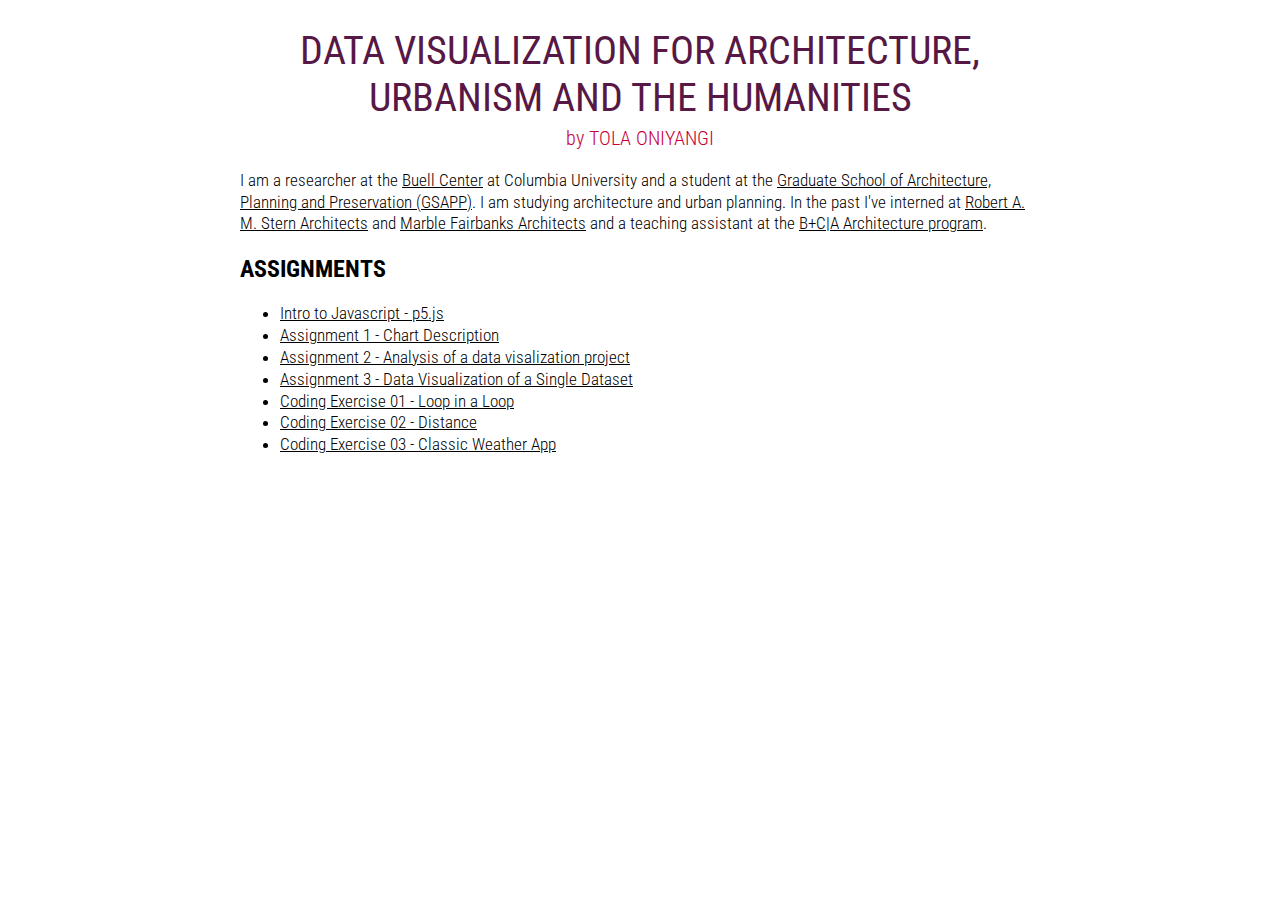
<file: index.html>
<!DOCTYPE html>
<html>
  <head>
    <title>Data Visualization</title>

    <!-- Stylesheet link -->
    <link rel="stylesheet" type="text/css" href="css/site-specific.css">

    <!-- Google fonts code -->
    <link href="https://fonts.googleapis.com/css?family=Roboto+Condensed:300,400,700" rel="stylesheet">
  </head>
  <body>
    <div class="title">
      <h1>DATA VISUALIZATION FOR ARCHITECTURE, URBANISM AND THE HUMANITIES</h1>
      <h3>by TOLA ONIYANGI </h3>
    </div>
    <div class="bio">
      <p class="bioText">I am a researcher at the <a href="http://buellcenter.org/">Buell Center</a> at Columbia University and a student at the <a href="http://www.arch.columbia.edu/"> Graduate School of Architecture, Planning and Preservation (GSAPP)</a>. I am studying architecture and urban planning. In the past I've interned at <a href="http://ramsa.com/">Robert A. M. Stern Architects</a> and  <a href="http://www.marblefairbanks.com/">Marble Fairbanks Architects</a> and a teaching assistant at the  <a href="http://architecture.barnard.edu/">B+C|A Architecture program</a>.</p>
    </div>
    <div class=linkList>
      <h2>ASSIGNMENTS</h2>
      <ul>
        <li class="assignmentLink"><a href="assignments/introP5.html">Intro to Javascript - p5.js</a></li>
        <li class="assignmentLink"><a href="assignments/assignment1_home.html">Assignment 1 - Chart Description</a></li>
        <li class="assignmentLink"><a href="https://rdottle.github.io/grouptbd-assignment2/index.html">Assignment 2 - Analysis of a data visalization project</a></li>
        <li class="assignmentLink"><a href="assignments/assignmentSingleVis.html">Assignment 3 - Data Visualization of a Single Dataset</a></li>
        <li class="assignmentLink"><a href="assignments/Exercise01.html">Coding Exercise 01 - Loop in a Loop</a></li>
        <li class="assignmentLink"><a href="assignments/Exercise02.html">Coding Exercise 02 - Distance</a></li>
        <li class="assignmentLink"><a href="assignments/Exercise03.html">Coding Exercise 03 - Classic Weather App</a></li>
      </ul>
    </div>
  </body>
</html>
</file>
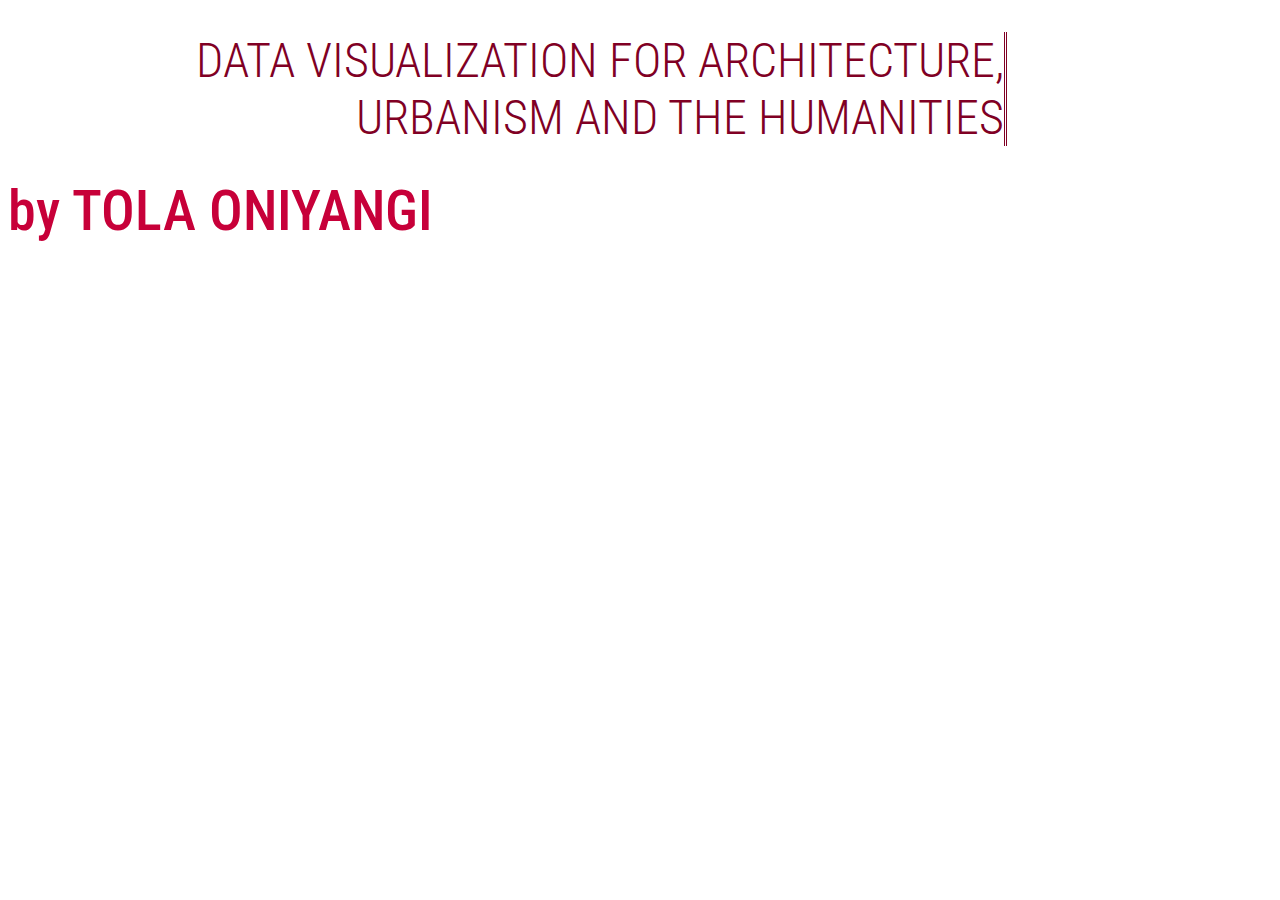
<file: assignment_test.html>
<!DOCTYPE html>
<html>

  <head>
    <title>Bar/Donut Charts</title>

    <!-- Stylesheet link -->
    <!-- HAD TO PUT ../ before css to get it to link (because i needed to direct it to the upper folder) -->
    <link rel="stylesheet" type="text/css" href="../css/assignment-1.css">

    <!-- Google fonts code -->
    <link href="https://fonts.googleapis.com/css?family=Roboto+Condensed:300,400,700" rel="stylesheet">
  </head>

  <body>
    <div class="title">
      <h1>DATA VISUALIZATION FOR ARCHITECTURE, URBANISM AND THE HUMANITIES</h1>
      <h3>by TOLA ONIYANGI </h3>
    </div>

  </body>
</html>
</file>
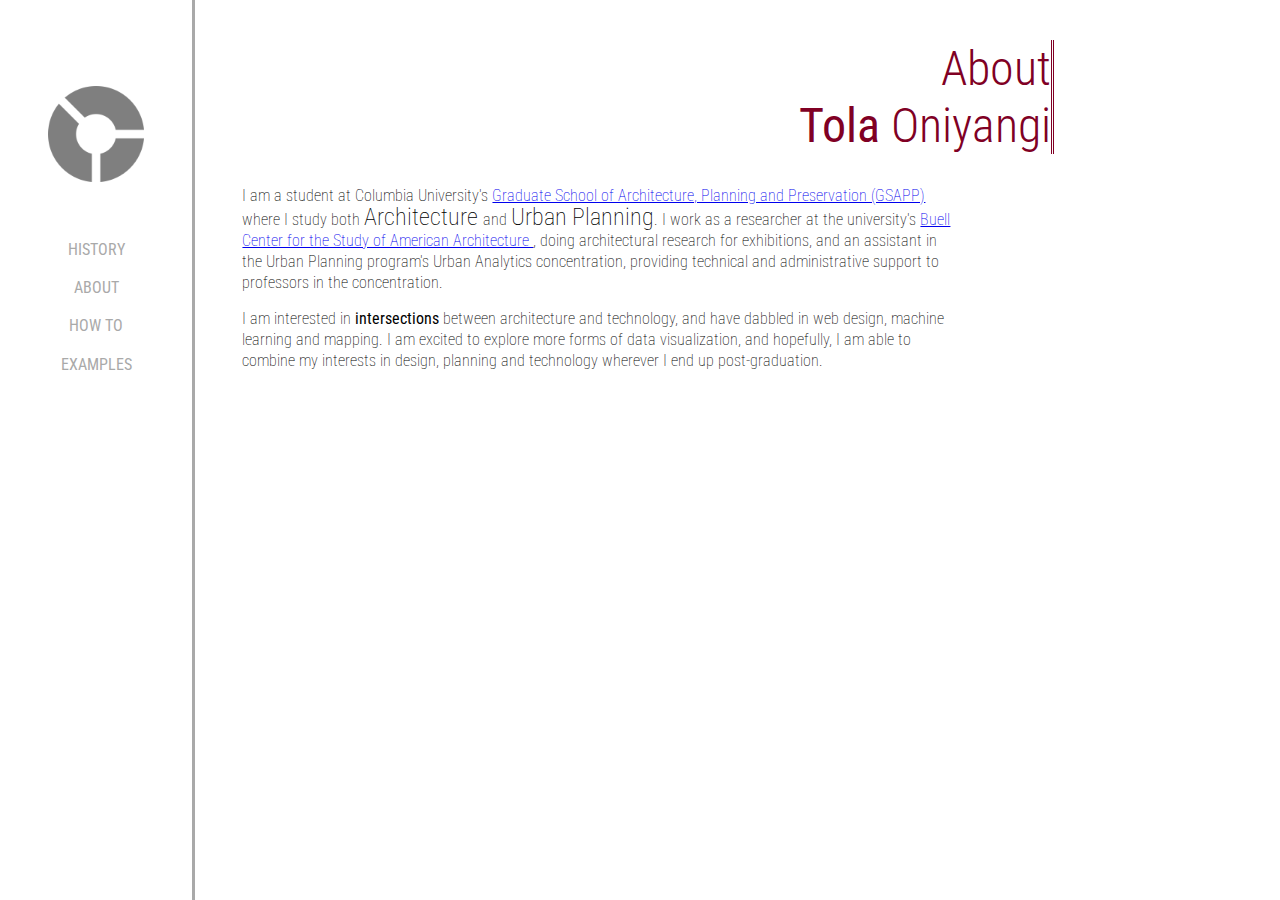
<file: assignments/assignment1_home.html>
<!DOCTYPE html>
<html>

  <head>
    <title>Bar/Donut Charts</title>

    <!-- Stylesheet link -->
    <!-- HAD TO PUT ../ before css to get it to link (because i needed to direct it to the upper folder) -->
    <link rel="stylesheet" type="text/css" href="../css/assignment-1.css">

    <!-- Google fonts code -->
    <link href="https://fonts.googleapis.com/css?family=Roboto+Condensed:300,400,700" rel="stylesheet">
 
    <!-- favicon - img for browser -->
    <link rel="shortcut icon" href="../img/donutchartlogo.png"/>

    <!-- jQuery for smooth scrolling between "pages" -->
    <script src="https://ajax.googleapis.com/ajax/libs/jquery/2.1.4/jquery.min.js"></script>
    <script src="https://github.com/kswedberg/jquery-smooth-scroll/blob/master/jquery.smooth-scroll.min.js"></script>
    <script>
    $('.smooth').on('click', function() {
      $.smoothScroll({
          scrollElement: $('body'),
          scrollTarget: '#' + this.id
      });
    
      return false;
    }); 
    </script>

  </head>

  <body>

    <div class="sidenav"> <!-- # in the link tells the browser that the link is in the page -->
      <a href="assignment1_home.html" alt= "Home">
        <img id="logo" src="../img/donutchartlogo.png" alt = "Home">
      </a>
      <li><a href="assignment1_pages.html#HISTORY">HISTORY</a></li> <!-- Should include history of bar/donut charts. Who was the first to use it? What other graphs is it related to or did it evolve from?-->
      <li><a href="assignment1_pages.html#ABOUT">ABOUT</a></li> <!-- Should include description of bar/donut charts and types of data for which they are appropriate, advantages and disadvantages -->
      <li><a href="assignment1_pages.html#HOW TO">HOW TO</a></li> <!-- Brief description of  how to build the chart (what are the axis, what other elements does it need, what software or tools facilitate the building of this type of chart) -->
      <li><a href="assignment1_pages.html#EXAMPLES">EXAMPLES</a></li> <!-- Should include images/examples of bar/donut charts from the internet/in other projects -->
    </div>

    <div class="containerPage">
      <h1>
        About<br> <strong> Tola </strong> Oniyangi 
      </h1>

      <p class="bioText">
        I am a student at Columbia University's <a href="http://www.arch.columbia.edu/"> Graduate School of Architecture, Planning and Preservation (GSAPP)</a> where I study both <font size = 5 em>Architecture </font> and <font size = 5 em>  Urban Planning</font>. I work as a researcher at the university's <a href="http://buellcenter.org/">Buell Center for the Study of American Architecture </a>, doing architectural research for exhibitions, and an assistant in the Urban Planning program's Urban Analytics concentration, providing technical and administrative support to professors in the concentration. 
      </p> 

      <p class="bioText">
        I am interested in <STRONG>intersections</STRONG> between architecture and technology, and have dabbled in web design, machine learning and mapping. I am excited to explore more forms of data visualization, and hopefully, I am able to combine my interests in design, planning and technology wherever I end up post-graduation. 
      </p>

  </body>
</html>
</file>
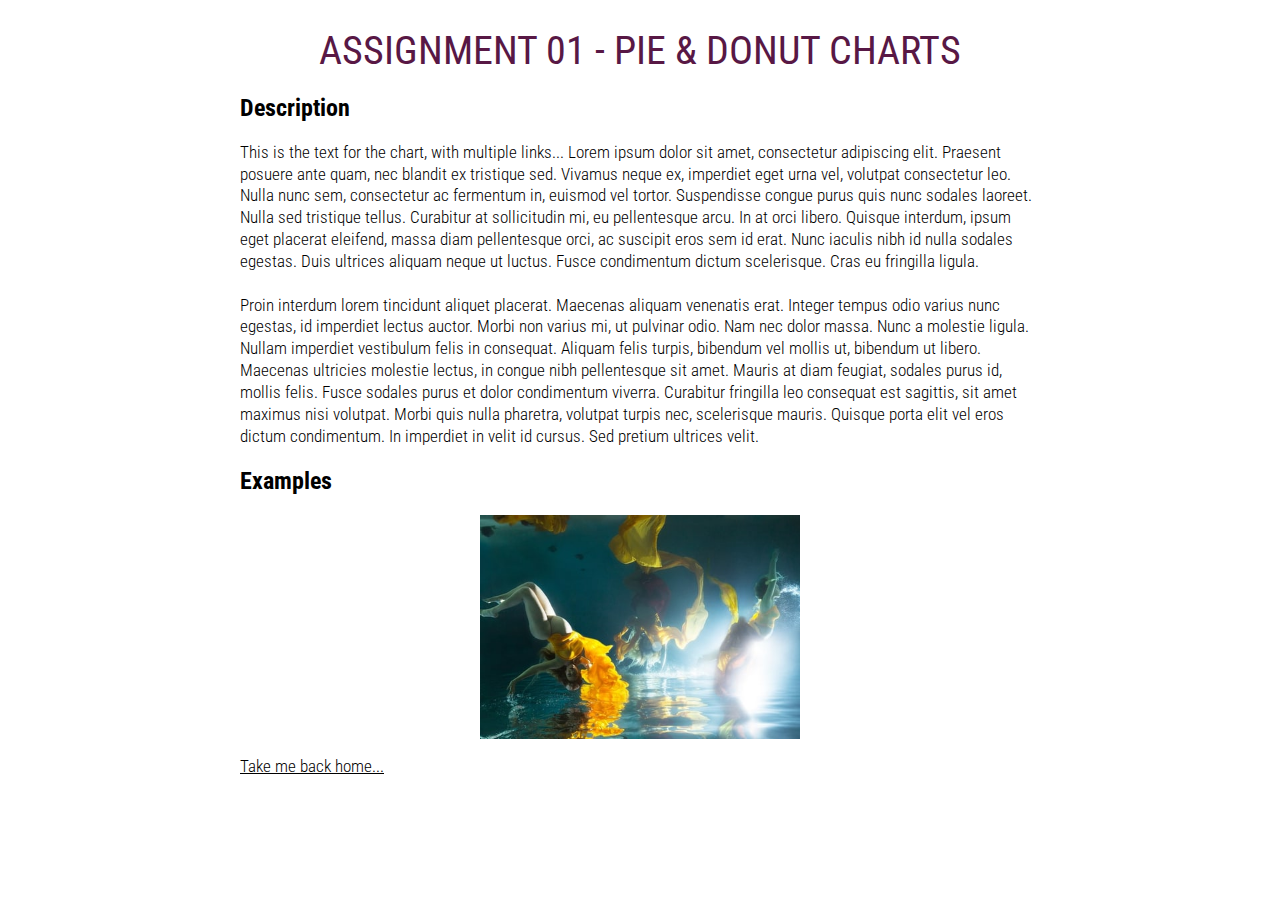
<file: assignments/assignment_01.html>
<!DOCTYPE html>
<html>
  <head>
    <title>Assignment 01</title>

    <!-- Stylesheet link -->
    <link rel="stylesheet" type="text/css" href="../css/site-specific.css">

    <!-- Google fonts code -->
    <link href="https://fonts.googleapis.com/css?family=Roboto+Condensed:300,400,700" rel="stylesheet">
  </head>
  <body>
    <div class="title">
      <h1>ASSIGNMENT 01 - PIE & DONUT CHARTS</h1>
    </div>
    <div class="bio">
      <h2>Description</h2>
      <p class="bioText">This is the text for the chart, with multiple links... Lorem ipsum dolor sit amet, consectetur adipiscing elit. Praesent posuere ante quam, nec blandit ex tristique sed. Vivamus neque ex, imperdiet eget urna vel, volutpat consectetur leo. Nulla nunc sem, consectetur ac fermentum in, euismod vel tortor. Suspendisse congue purus quis nunc sodales laoreet. Nulla sed tristique tellus. Curabitur at sollicitudin mi, eu pellentesque arcu. In at orci libero. Quisque interdum, ipsum eget placerat eleifend, massa diam pellentesque orci, ac suscipit eros sem id erat. Nunc iaculis nibh id nulla sodales egestas. Duis ultrices aliquam neque ut luctus. Fusce condimentum dictum scelerisque. Cras eu fringilla ligula.<br><br>Proin interdum lorem tincidunt aliquet placerat. Maecenas aliquam venenatis erat. Integer tempus odio varius nunc egestas, id imperdiet lectus auctor. Morbi non varius mi, ut pulvinar odio. Nam nec dolor massa. Nunc a molestie ligula. Nullam imperdiet vestibulum felis in consequat. Aliquam felis turpis, bibendum vel mollis ut, bibendum ut libero. Maecenas ultricies molestie lectus, in congue nibh pellentesque sit amet. Mauris at diam feugiat, sodales purus id, mollis felis. Fusce sodales purus et dolor condimentum viverra. Curabitur fringilla leo consequat est sagittis, sit amet maximus nisi volutpat. Morbi quis nulla pharetra, volutpat turpis nec, scelerisque mauris. Quisque porta elit vel eros dictum condimentum. In imperdiet in velit id cursus. Sed pretium ultrices velit.</p>
      <h2>Examples</h2>
      <img class="bioImage" src="../img/bey-water-baby.jpg">
      <p class="bioText"><a href="../index.html">Take me back home...</a></p>
    </div>
  </body>
</html>
</file>
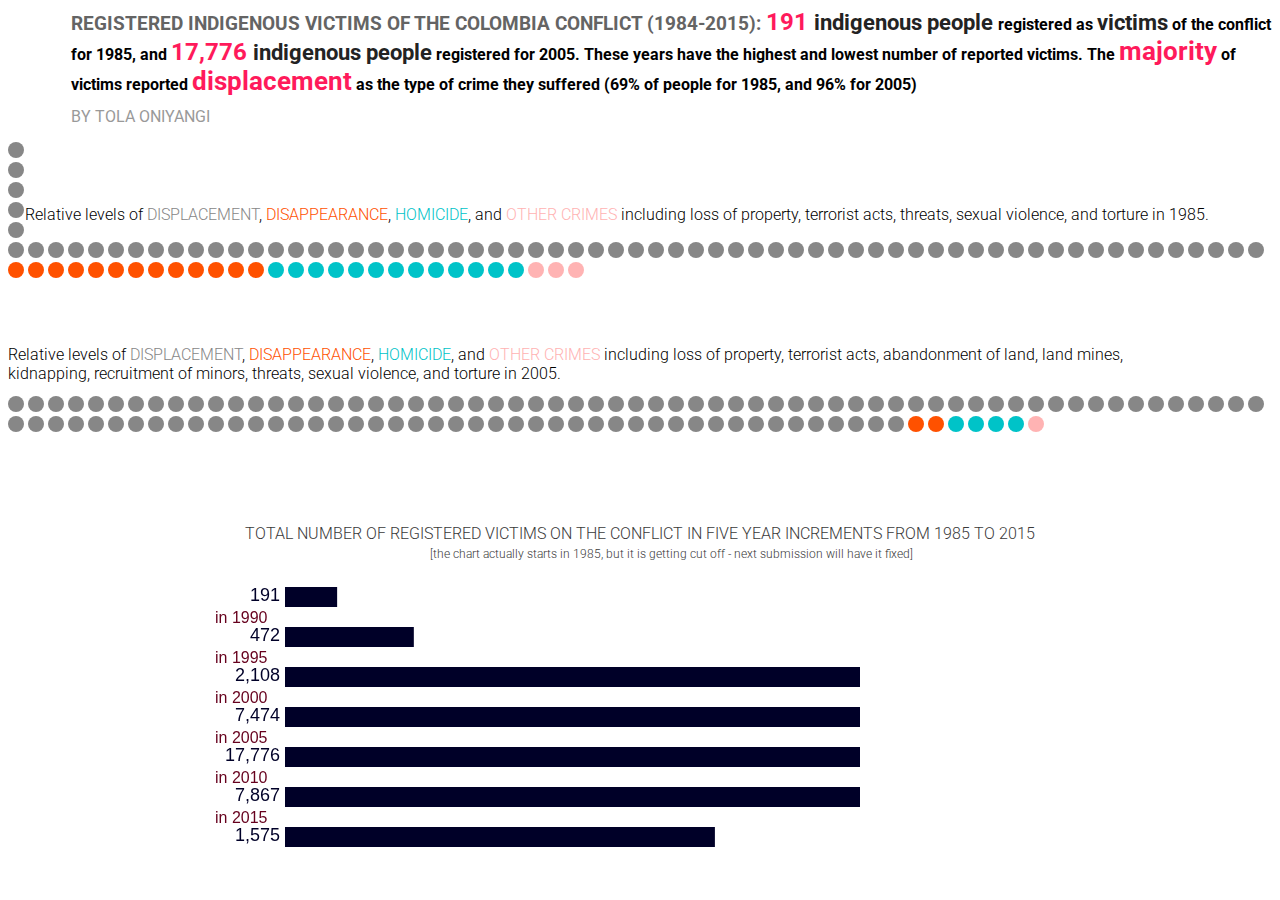
<file: assignments/assignmentSingleVis.html>
<!DOCTYPE html>
<html lang="en">
  <head>
    <title>Visualizing victims of the Colombia Conflict</title>
    <!-- bootstrap set up--> 
    <meta charset="utf-8">
    <meta http-equiv="X-UA-Compatible" content="IE=edge">

    <!-- Google fonts code -->
    <link href="https://fonts.googleapis.com/css?family=Amiko|Roboto|Roboto+Condensed" rel="stylesheet">

    <!-- ensures website has a 1:1 ratio with the viewport (screen size) -->
    <meta name="viewport" content="width=device-width, initial-scale=1"> 
    <!-- Stylesheet link -->
    <link rel="stylesheet" type="text/css" href="../css/assignmentSingleVis.css">
    <!-- favicon - img for browser -->
    <link rel="shortcut icon" type="image/png" href="../img/logo.png"/>

    <!-- Loading p5.js library -->
    <script language="javascript" type="text/javascript" src="../libraries/p5.js"></script>

    <!-- Link to p5 sketch file - this is actually where we write the javascript-->
    <script language="javascript" type="text/javascript" src="../js/assignmentSingleVis.js"></script>

  </head>

  <body>
    <h1>
        <span style="font-size:1.2em; color:rgb(100,100,100)"> REGISTERED INDIGENOUS VICTIMS OF THE COLOMBIA CONFLICT (1984-2015): </span> <span style="font-size:1.5em; color:rgb(255,26,91)"> 191 </span> <span style="font-size:1.4em">indigenous people </span> registered as <span style="font-size:1.4em">victims</span> of the conflict for 1985, and <span style="font-size:1.5em; color:rgb(255,26,91)">17,776 </span> <span style="font-size:1.4em">indigenous people</span> registered for 2005. These years have the highest and lowest number of reported victims. The <span style="font-size:1.6em; color:rgb(255,26,91)">majority</span> of victims reported <span style="font-size:1.6em; color:rgb(255,26,91)">displacement</span> as the type of crime they suffered (69% of people for 1985, and 96% for 2005)</span>
    </h1>
    <p> BY TOLA ONIYANGI</p>

    <h2> 
        Relative levels of <font style= "color: rgb(135, 135, 135); text-transform:uppercase">displacement</font>, <font style= "color: rgb(255, 81, 0); text-transform:uppercase">disappearance</font>, <font style= "color: rgb(0, 195, 200); text-transform:uppercase">homicide</font>, and <font style= "color: rgb(255, 179, 179); text-transform:uppercase">other crimes</font> including loss of property, terrorist acts, threats, sexual violence, and torture in 1985. 
    </h2>
    <div class="col-md-2">
        <!--named this wrong, should be displacement-->
        <div id='displacement'></div> <div id='displacement'></div>  <div id='displacement'></div>  <div id='displacement'></div>  <div id='displacement'></div>  <div id='displacement'></div>  <div id='displacement'></div>  <div id='displacement'></div>  <div id='displacement'></div>  <div id='displacement'></div>  <div id='displacement'></div>  <div id='displacement'></div>  <div id='displacement'></div>  <div id='displacement'></div>  <div id='displacement'></div>  <div id='displacement'></div>  <div id='displacement'></div>  <div id='displacement'></div>  <div id='displacement'></div>  <div id='displacement'></div>  <div id='displacement'></div>  <div id='displacement'></div>  <div id='displacement'></div>  <div id='displacement'></div>  <div id='displacement'></div>  <div id='displacement'></div>  <div id='displacement'></div>  <div id='displacement'></div>  <div id='displacement'></div>  <div id='displacement'></div>  <div id='displacement'></div>  <div id='displacement'></div>  <div id='displacement'></div>  <div id='displacement'></div>  <div id='displacement'></div>  <div id='displacement'></div>  <div id='displacement'></div>  <div id='displacement'></div>  <div id='displacement'></div>  <div id='displacement'></div>  <div id='displacement'></div>  <div id='displacement'></div>  <div id='displacement'></div>  <div id='displacement'></div>  <div id='displacement'></div>  <div id='displacement'></div>  <div id='displacement'></div>  <div id='displacement'></div>  <div id='displacement'></div>  <div id='displacement'></div>  <div id='displacement'></div>  <div id='displacement'></div>  <div id='displacement'></div>  <div id='displacement'></div>  <div id='displacement'></div>  <div id='displacement'></div>  <div id='displacement'></div>  <div id='displacement'></div>  <div id='displacement'></div>  <div id='displacement'></div>  <div id='displacement'></div>  <div id='displacement'></div>  <div id='displacement'></div>  <div id='displacement'></div>  <div id='displacement'></div>  <div id='displacement'></div>  <div id='displacement'></div>  <div id='displacement'></div> 

        <div id='disappearance'> </div> <div id='disappearance'> </div> <div id='disappearance'> </div> <div id='disappearance'></div> <div id='disappearance'> </div> <div id='disappearance'> </div> <div id='disappearance'></div> <div id='disappearance'> </div> <div id='disappearance'> </div> <div id='disappearance'></div> <div id='disappearance'> </div> <div id='disappearance'> </div> <div id='disappearance'> </div>

        <div id='homicide'></div> <div id='homicide'></div> <div id='homicide'></div> <div id='homicide'></div> <div id='homicide'></div> <div id='homicide'></div> <div id='homicide'></div> <div id='homicide'></div> <div id='homicide'></div> <div id='homicide'></div> <div id='homicide'></div> <div id='homicide'></div> <div id='homicide'> </div>

        <div id='others'></div> <div id='others'></div> <div id='others'></div> 
    </div>
    <div class='col-md-12'></div>

     <h2> 
        Relative levels of <font style= "color: rgb(135, 135, 135); text-transform:uppercase">displacement</font>, <font style= "color: rgb(255, 81, 0); text-transform:uppercase">disappearance</font>, <font style= "color: rgb(0, 195, 200); text-transform:uppercase">homicide</font>, and <font style= "color: rgb(255, 179, 179); text-transform:uppercase">other crimes</font> including loss of property, terrorist acts, abandonment of land, land mines, kidnapping, recruitment of minors, threats, sexual violence, and torture in 2005. 
    </h2>
    <div class="col-md-2">
        <div id='displacement'></div> <div id='displacement'></div>  <div id='displacement'></div>  <div id='displacement'></div>  <div id='displacement'></div>  <div id='displacement'></div>  <div id='displacement'></div>  <div id='displacement'></div>  <div id='displacement'></div>  <div id='displacement'></div>  <div id='displacement'></div>  <div id='displacement'></div>  <div id='displacement'></div>  <div id='displacement'></div>  <div id='displacement'></div>  <div id='displacement'></div>  <div id='displacement'></div>  <div id='displacement'></div>  <div id='displacement'></div>  <div id='displacement'></div>  <div id='displacement'></div>  <div id='displacement'></div>  <div id='displacement'></div>  <div id='displacement'></div>  <div id='displacement'></div>  <div id='displacement'></div>  <div id='displacement'></div>  <div id='displacement'></div>  <div id='displacement'></div>  <div id='displacement'></div>  <div id='displacement'></div>  <div id='displacement'></div>  <div id='displacement'></div>  <div id='displacement'></div>  <div id='displacement'></div>  <div id='displacement'></div>  <div id='displacement'></div>  <div id='displacement'></div>  <div id='displacement'></div>  <div id='displacement'></div>  <div id='displacement'></div>  <div id='displacement'></div>  <div id='displacement'></div>  <div id='displacement'></div>  <div id='displacement'></div>  <div id='displacement'></div>  <div id='displacement'></div>  <div id='displacement'></div>  <div id='displacement'></div>  <div id='displacement'></div>  <div id='displacement'></div>  <div id='displacement'></div>  <div id='displacement'></div>  <div id='displacement'></div>  <div id='displacement'></div>  <div id='displacement'></div>  <div id='displacement'></div>  <div id='displacement'></div>  <div id='displacement'></div>  <div id='displacement'></div>  <div id='displacement'></div>  <div id='displacement'></div>  <div id='displacement'></div>  <div id='displacement'></div>  <div id='displacement'></div>  <div id='displacement'></div>  <div id='displacement'></div>  <div id='displacement'></div> <div id='displacement'></div>  <div id='displacement'></div>  <div id='displacement'></div>  <div id='displacement'></div>  <div id='displacement'></div>  <div id='displacement'></div>  <div id='displacement'></div>  <div id='displacement'></div>  <div id='displacement'></div>  <div id='displacement'></div>  <div id='displacement'></div>  <div id='displacement'></div>  <div id='displacement'></div>  <div id='displacement'></div>  <div id='displacement'></div>  <div id='displacement'></div>  <div id='displacement'></div>  <div id='displacement'></div>  <div id='displacement'></div>  <div id='displacement'></div> <div id='displacement'></div>  <div id='displacement'></div>  <div id='displacement'></div>  <div id='displacement'></div>  <div id='displacement'></div>  <div id='displacement'></div>  <div id='displacement'></div>  <div id='displacement'></div>  <div id='displacement'></div>  <div id='displacement'></div>  <div id='displacement'></div>  <div id='displacement'></div>  <div id='displacement'></div>  <div id='displacement'></div>  <div id='displacement'></div>  <div id='displacement'></div>  <div id='displacement'></div>  <div id='displacement'></div>  <div id='displacement'></div>  <div id='displacement'></div> 

        <div id='disappearance'> </div> <div id='disappearance'> </div> 

        <div id='homicide'></div> <div id='homicide'></div> <div id='homicide'></div> <div id='homicide'></div> 

        <div id='others'></div> 

    </div>

    <h3>
        Total number of registered victims on the conflict in five year increments from 1985 to 2015 
        <br>
        <span class="note">[the chart actually starts in 1985, but it is getting cut off - next submission will have it fixed] </span>
    </h3>
    

 <!--jQuery via Google CDN -->
    <script src="https://ajax.googleapis.com/ajax/libs/jquery/1.11.3/jquery.min.js"></script>

    <!-- Latest compiled and minified JavaScript -->
    <script src="https://maxcdn.bootstrapcdn.com/bootstrap/3.3.7/js/bootstrap.min.js" integrity="sha384-Tc5IQib027qvyjSMfHjOMaLkfuWVxZxUPnCJA7l2mCWNIpG9mGCD8wGNIcPD7Txa" crossorigin="anonymous"></script>


  </body>
</html>
</file>
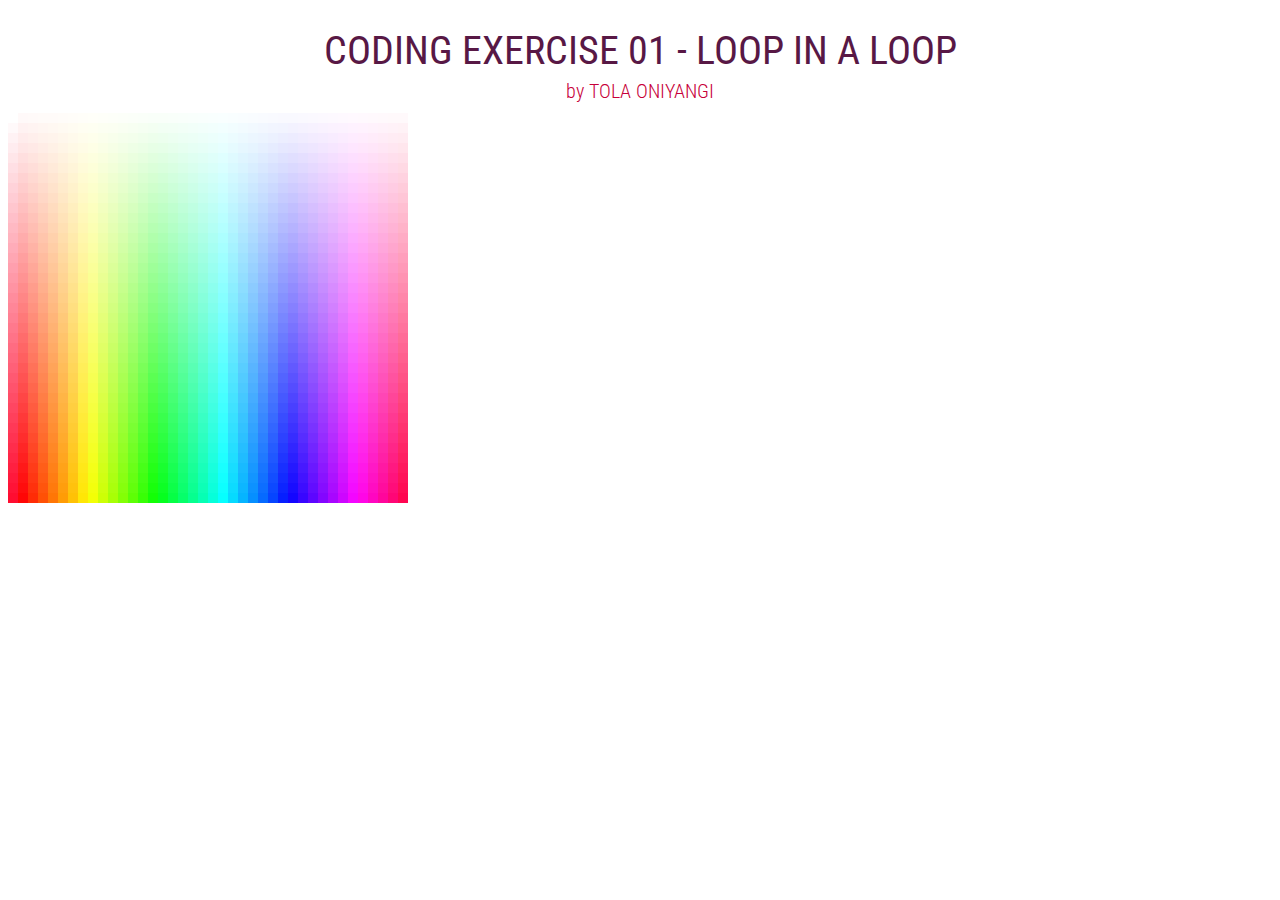
<file: assignments/Exercise01.html>
<!DOCTYPE html>
<html>
  <head>
    <title>Loop in a Loop</title>

    <!-- Stylesheet link -->
    <link rel="stylesheet" type="text/css" href="../css/site-specific.css">

    <!-- Google fonts code -->
    <link href="https://fonts.googleapis.com/css?family=Roboto+Condensed:300,400,700" rel="stylesheet">

    <!-- favicon - img for browser -->
    <link rel="shortcut icon" type="image/png" href="../img/coloredSquares.png"/>

    <!-- Loading p5.js library -->
    <script language="javascript" type="text/javascript" src="../libraries/p5.js"></script>

    <!-- Link to p5 sketch file - this is actually where we write the javascript-->
    <script language="javascript" type="text/javascript" src="../js/Exercise01.js"></script>
  </head>

  <body>
    <div class="title">
      <h1>CODING EXERCISE 01 - LOOP IN A LOOP</h1>
      <h3>by TOLA ONIYANGI</h3>
    </div>
  </body>
</html>
</file>
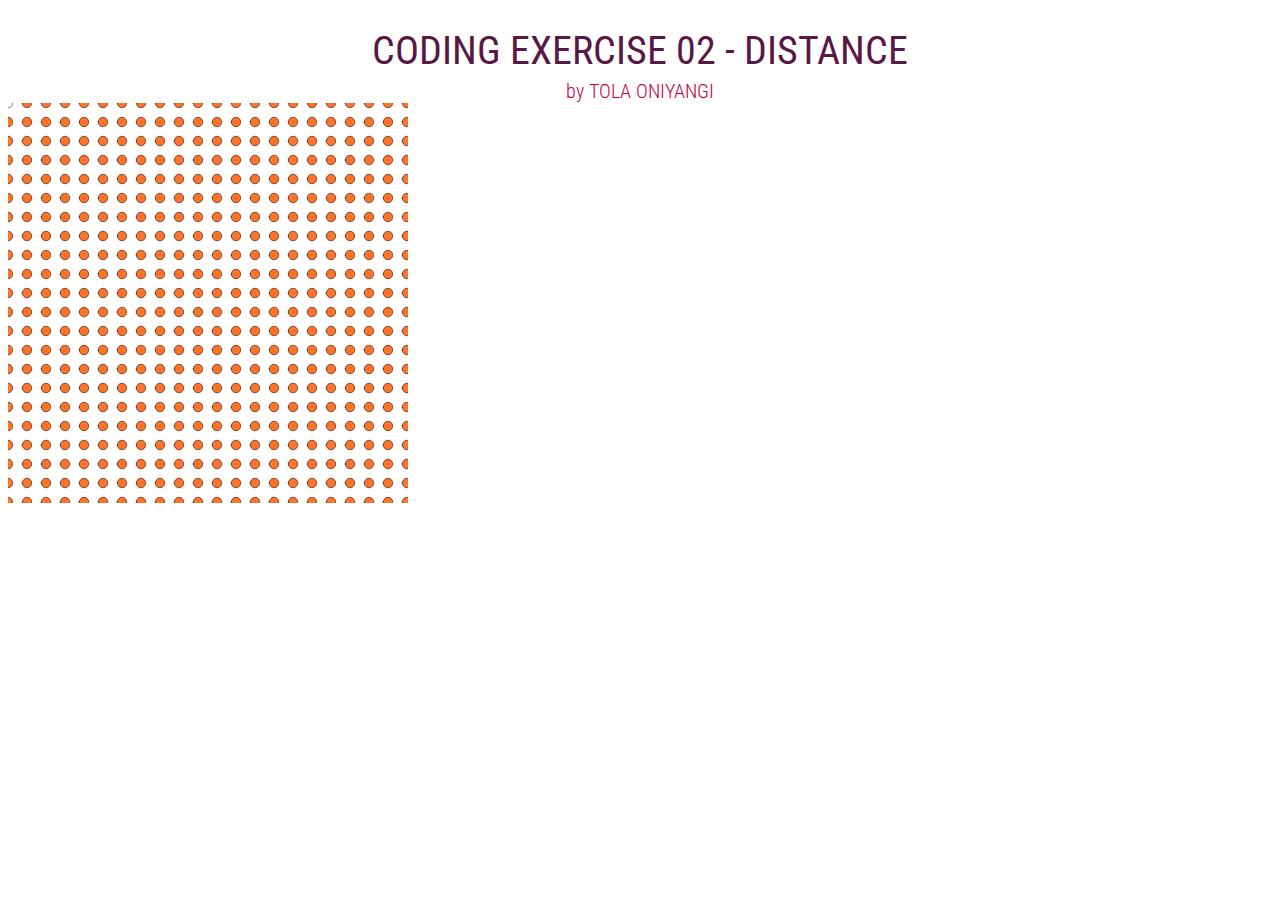
<file: assignments/Exercise02.html>
<!DOCTYPE html>
<html>
  <head>
    <title>Distance</title>

    <!-- Stylesheet link -->
    <link rel="stylesheet" type="text/css" href="../css/site-specific.css">

    <!-- Google fonts code -->
    <link href="https://fonts.googleapis.com/css?family=Roboto+Condensed:300,400,700" rel="stylesheet">

    <!-- favicon - img for browser -->
    <link rel="shortcut icon" type="image/png" href="../img/shapechangingCircles.png"/>

    <!-- Loading p5.js library -->
    <script language="javascript" type="text/javascript" src="../libraries/p5.js"></script>

    <!-- Link to p5 sketch file - this is actually where we write the javascript-->
    <script language="javascript" type="text/javascript" src="../js/Exercise02.js"></script>
  </head>

  <body>
    <div class="title">
      <h1>CODING EXERCISE 02 - DISTANCE</h1>
      <h3>by TOLA ONIYANGI</h3>
    </div>
  </body>
</html>
</file>
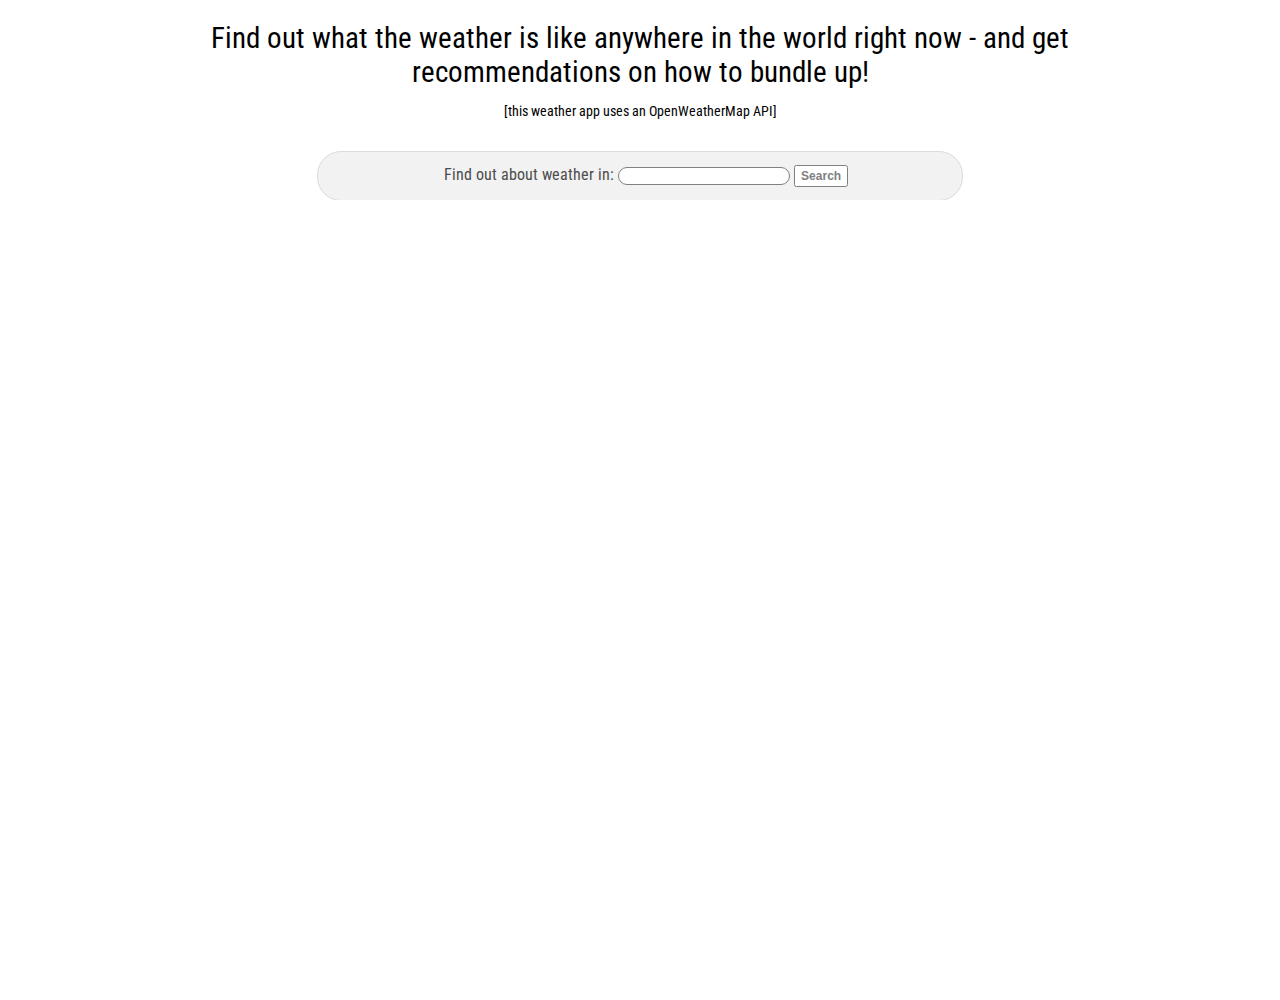
<file: assignments/Exercise03.html>
<!DOCTYPE html>
<html>
  <head>
    <title>Classic Weather App</title>

    <!-- Stylesheet link -->
    <link rel="stylesheet" type="text/css" href="../css/assignment-3.css">

    <!-- Google fonts code -->
    <link href="https://fonts.googleapis.com/css?family=Roboto+Condensed:300,400,700" rel="stylesheet">

    <!-- Loading p5.js library -->
    <script language="javascript" type="text/javascript" src="../libraries/p5.js"></script>
  <script language="javascript" type="text/javascript" src="../libraries/addons/p5.dom.js"></script>
    <!-- Link to p5 sketch file - this is actually where we write the javascript-->
    <script language="javascript" type="text/javascript" src="../js/Exercise03.js"></script>
  </head>
 
  <body>
    <p id="intro">
      Find out what the weather is like anywhere in the world right now - and get recommendations on how to bundle up! <br><span style="font-size:0.5em"> [this weather app uses an OpenWeatherMap API] </span>
    </p>

    <!-- sorting out the search -->
    <p> 
      <div class = 'input'>
        Find out about weather in: 
        <input id='city' type='textbox' value=''> </input>
        <button id='submit'> Search </button>
      </div>
    </p>

  </body>
</html>
</file>
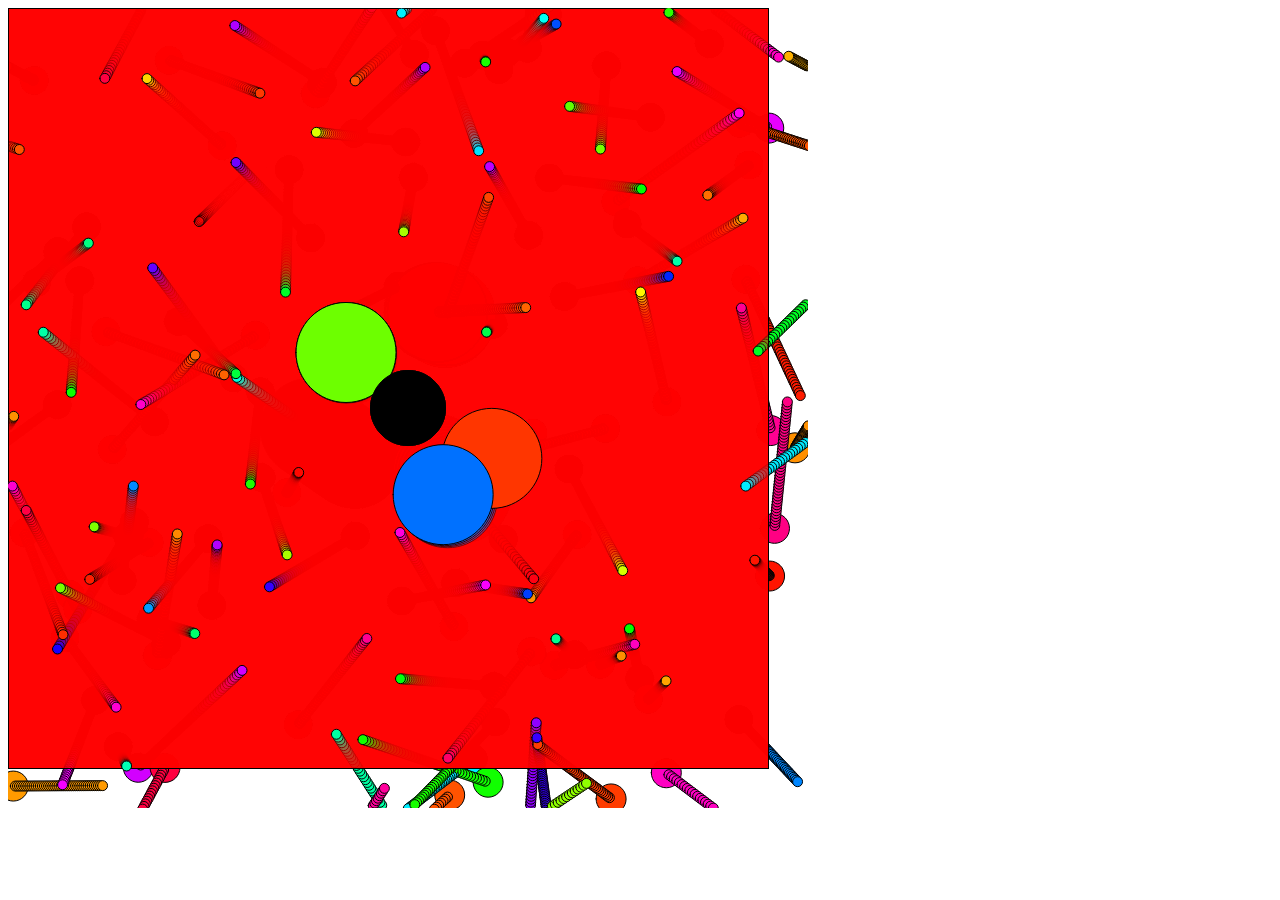
<file: assignments/introP5.html>
<!DOCTYPE html>
<html>
  <head>
    <title>Intro to P5</title>

    <!-- Stylesheet link -->
    <link rel="stylesheet" type="text/css" href="../css/site-specific.css">

    <!-- Google fonts code -->
    <link href="https://fonts.googleapis.com/css?family=Roboto+Condensed:300,400,700" rel="stylesheet">

    <!-- Loading p5.js library -->
    <script language="javascript" type="text/javascript" src="../libraries/p5.js"></script>
  <script language="javascript" type="text/javascript" src="../libraries/addons/p5.dom.js"></script>
    <!-- Link to p5 sketch file - this is actually where we write the javascript-->
    <script language="javascript" type="text/javascript" src="../js/sketch.js"></script>
  </head>
  <body>
    
  </body>
</html>
</file>
<file: css/site-specific.css>
body{
    font-family: 'Roboto Condensed', helvetica, sans-serif;
}

div.title{
    width: 100%;
    height: 100%;
}

h1{
    color: #581845;
    font-weight: 400;
    font-size: 2.5em;
    max-width: 800px;
    text-align: center;
    margin: 25px, 25px;
    margin-right: auto;
    margin-left: auto;
    margin-bottom: auto;
}

h2{
    text-align: justify;
}

h3{
    color: #C70039;
    font-size: 1.25em;
    font-weight: 300;
    max-width: 800px;
    text-align: center;
    margin-top: 5px;
    margin-right: auto;
    margin-left: auto;
    margin-bottom: auto;
}

div.bio{
    max-width: 800px;
    margin-top: 20px;
    margin-right: auto;
    margin-left: auto;
}

img.bioImage{
    width: 40%;
    margin: auto;
    display: block;
}

p.bioText{
    font-weight: 300;
    font-size: 1.05em;
    line-height: 130%;
}

p.bioText > a{
    color: #000000;
}

p.bioText > a:hover{
    background-color: #FFFF00; 
}

div.linkList{
    max-width: 800px;
    margin-top: 20px;
    margin-right: auto;
    margin-left: auto;
}

li.assignmentLink{
    font-weight: 300;
    font-size: 1.05em;
    line-height: 130%;
}

li.assignmentLink > a{
    color: #000000;
}

li.assignmentLink > a:hover{
    background-color: #FFFF00; 
}
</file>
<file: css/assignment-1.css>
/* general style*/

body{
    font-family: 'Roboto Condensed', helvetica, sans-serif;
}


.containerPage {
    position: relative;
    padding: 0 0 0 14.75%;
    height: 100%;
    width: auto;
    overflow-x: hidden;
}

.bodyText{
    color: #4d4d4d;
    margin-left: 1em;
    font-family: 'Roboto', helvetica, sans-serif;
}

/* fonts and style */
h1{
    color: #800024;
    font-weight: 300;
    font-size: 3em;
    text-align: right;
    margin-left: 1em;
    border-right: double;
    width:75%;
}

h2{
    color: #800024;
    font-weight: 300;
    font-size: 2em;
    text-align: center;
    margin: .1% auto auto auto;
    border-top: double;
    padding-top: 1%;
}

h3{
    color: #C70039;
    font-weight: 500;
    font-size: 3.5em;
    text-align: left;
    margin: auto;
    float: left;
}

p.bioText {
    font-weight: 150;
    font-size: 1em;
    line-height: 130%;
    text-align: left ;
}

.bioText {
    width: 66%;  
    margin-left: 3em;  
}

.bodyText{
    color: #4d4d4d;
    margin-left: 1em;
    font-family: 'Roboto', helvetica, sans-serif;
    font-size: .9em;
    margin-top: 0;
    line-height: 120%;
}

.wrap {
    float: right;
    display: inline;
}

.wrap:hover {
    width: 100%;
}

@media screen and (max-width: 1050px) {
    .wrap {
        float: none !important;
        clear: right;
        display: block;
        width: 100%;
    }
}

table{
    padding-left: 10%;
    font-size: .85em;
}

table, tr, td, th{
    width: 75%;
    text-align: center;
    padding: 1%; /*padding for cells */
    color: #000; /* font color */
    border: .1em solid #737373;
    border-collapse: collapse;
    table-layout: fixed; /* stops table cells/span from fitting to contents - makes cells evenly spaced*/
    margin: auto auto 3% auto; /* centers the table on the pge*/
}


.grid-item-About {
    width: auto;
    max-height: 10em;
    position: center;
    margin: 0 .1em .1em .1em;
    opacity: 0.7;
}

.grid-Examples {
    column-count: 2;
    column-gap: .2em;
    padding-top: 1em; 
}

.grid-item-Examples {
    width: 100%;
    height: auto;
    display: inline-block;
    margin: 0 .1em .1em .1em;
}

.grid-item:click {
    position:relative;
    top:0px;
    left:0px;
    width:150%;
    height:auto;
    display:inline;
    z-index:999;
}


@media screen and (max-width: 750px) {
    .grid {
        -moz-column-count: 1;
        -webkit-column-count: 1;
        column-count: 1;
    }
}

/* The side navigation menu */
.sidenav {
    height: 100%; /* 100% Full-height */
    width: 15%; 
    position: fixed; /* Stay in place */
    z-index: 1; /* Stay on top */
    top: 0;
    left: 0;
    background-color: #fff;
    overflow-x: hidden; /* Disable horizontal scroll */
    padding-top: 3%; /* Place content x from the top */
    list-style-type: none; /* removes bullets from the side bar*/
    border-right: .2em solid #A9A9A9;
}

/* The navigation menu links */
.sidenav a {
    text-decoration: none;
    padding-top: 10%; /*padding for the list*/
    font-size: 1em;
    color: #A9A9A9;
    display: block;
    text-align: center;
}

#logo {
    width: 25%;
    padding: 15% 0 20% 0; /* top | right | bottom | left; padding for just hte logo */
    margin: auto;
    width: 50%;
    display: block;
    opacity: 0.5;
}

/* When you mouse over the navigation links, change their color */
.sidenav a:hover, .offcanvas a:focus{
    color: #000;
}

/* On smaller screens, where height is less than 450px, change the style of the sidenav (less padding and a smaller font size) */
@media screen and (max-height: 450px) {
    .sidenav {padding-top: 15px;}
    .sidenav a {font-size: 18px;}
}
</file>
<file: css/assignmentSingleVis.css>
body{
    font-family: 'Roboto', helvetica, sans-serif;
}

/*sizes images*/
.col-md-2{
    width: 100%;
    height: auto;
    padding: 0; 
    margin: auto;
    display: inline;
}

#displacement {
    width: 1em;
    height: 1em;
    background: rgb(135, 135, 135);
    -moz-border-radius: .5em;
    -webkit-border-radius: .5em;
    border: .5px rgb(0,0,250);
    border-radius: .5em;
    padding: 0;
    margin: auto;
    display: inline-block;
    stroke: ;
}

#disappearance {
    width: 1em;
    height: 1em;
    background: rgb(255, 81, 0);
    -moz-border-radius: .5em;
    -webkit-border-radius: .5em;
    border-radius: .5em;
    padding: 0;
    margin: auto;
    display: inline-block;
}

#homicide {
    width: 1em;
    height: 1em;
    background: rgb(0, 195, 200);
    -moz-border-radius: .5em;
    -webkit-border-radius: .5em;
    border-radius: .5em;
    padding: 0;
    margin: auto;
    display: inline-block;
}

#others {
    width: 1em;
    height: 1em;
    background: rgb(255, 179, 179);
    -moz-border-radius: .5em;
    -webkit-border-radius: .5em;
    border-radius: .5em;
    padding: 0;
    margin: auto;
    display: inline-block;
}

/* fonts and style */
h1{
    /*color: #800024;*/
    color: rgb (89,89,89);
    font-size: 1em ;
    text-align: left;
    padding-left: 5%;
    margin-top: 0;
    font-size: 1em;
    float: right;
}

p{
    color: #999999;
    text-align: left;
    padding-left: 5%;
    margin-top: 0;
    font-size: 1em;
    text-transform: none;
}

span{
	color: #232323;
    text-align: right;
    margin: .1% auto auto auto;
}

h2{
    color: #99999;
    font-weight: 300;
    font-size: 1em;
    text-align: left;
    float: right;
    margin: auto;
    padding: 5% 5% 1% 0;
}

h3{
    color: #393939;
    font-weight: 300;
    font-size: 1em;
    text-align: center;
    margin: auto;
    padding: 7% 0 1% 0;
    text-transform: uppercase;
}

span.note{
    color: #393939;
    text-align: center;
    padding-left: 5%;
    margin-top: 0;
    font-size: .75em;
    text-transform: none;
}

#defaultCanvas0{
    padding: 1% 5% 1% 16%;
    margin: auto;
}
</file>
<file: css/assignment-3.css>
body{
  font-family: 'Roboto Condensed', helvetica, sans-serif;
}

/*entire search bar*/
.input{
  border-radius: 1.5em;
  border: 1px solid #DCDCDC;
  width: 50%;
  padding: 1% 0 1% 1%;
  margin: auto; /*centers it*/
  background-color: #f2f2f2;
  text-align: center;
  color: #4D4D4D;
  /*display: inline-block;*/
}

/*where you type in the city for the search bar*/
input#city{
  border-radius: .75em;
  border: 1px solid #808080;
  padding-left: 2%;
  font-size:.75em; 
}

/*styling for the search button*/
button#submit{
  font-family: 'Roboto', helvetica, sans-serif;
  background-color: #fff; 
  color: #808080;
  border-radius: .2em;
  border: 1px solid #808080;
  padding: 0.5% 1% 0.5% 1% ; /*top right bottom left */
  text-align: center;
  font-size: .75em;
  font-weight: 800;
  text-align: center;
}

/*for the introductory text */
p#intro{
  background-color: transparent;
  font-size: 1.8em;
  padding: 1%;
  width: 80%;
  margin: auto;
  text-align: center;
}

/*City Name */
h1{
  font-family: 'Roboto', helvetica, sans-serif;
  background-color: transparent;
  color: #000;
  padding: 2% 1% 2% 1.5%;
  font-size: 1em;
  text-transform: uppercase;
  /*position: fixed;*/
  text-align: center;
  margin-left: 1%;
}

/*Temperature Big Number */
h2{
  font-family: 'Roboto Condensed', helvetica, sans-serif;
  background-color: transparent;
  color: #696969;
  padding: 2% 1% 2% 1.5%;
  font-size: 4em;
  /*position: fixed;*/
  text-align: right;
  margin-left: 1%;
}

/* Temperature Text/heading */
h3{
  font-family: 'Roboto', helvetica, sans-serif;
  background-color: transparent;
  font-weight: 300;
  color: #696969;
  padding: 2% 1% 2% 1.5%;
  text-transform: uppercase;
  font-size: .8em;
  /*position: fixed;*/
  text-align: right;
  margin-left: 1%;
}

/* Wind/clouds/humidity text + readings */
h5{
  background-color: transparent;
  color: #696969;
  padding: 2% 1% 2% 1.5%;
  font-size: 1.1em;
  text-align: right;
  margin-left: 1%;
}

/* What to wear / about the weather */
h4{
  font-family: 'Roboto Condensed', helvetica, sans-serif;
  background-color: transparent;
  font-weight: 300;
  color: #800080;
  padding: 2% 1% 2% 1.5%;
  font-size: 1.2em;
  /*position: fixed;*/
  text-align: left;
  width: 25%;
  margin-left: 1%;
}
</file>
